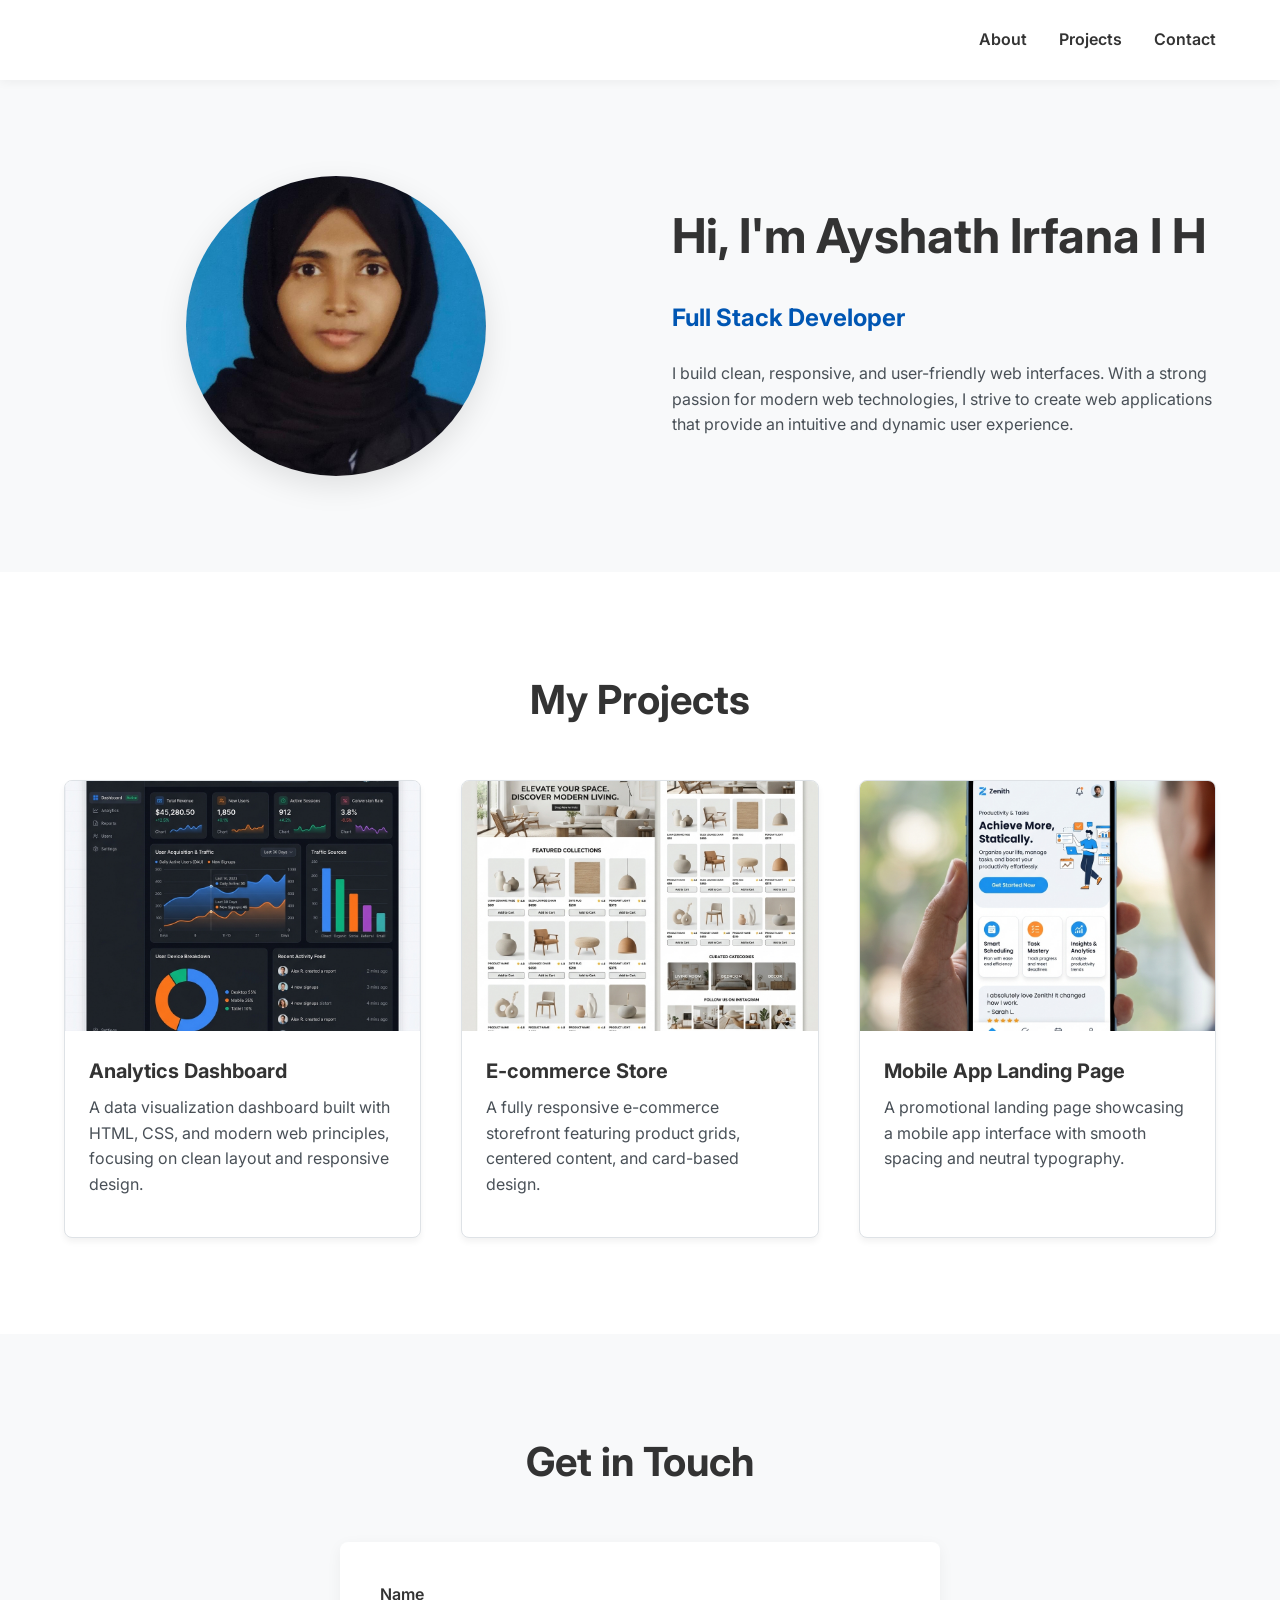
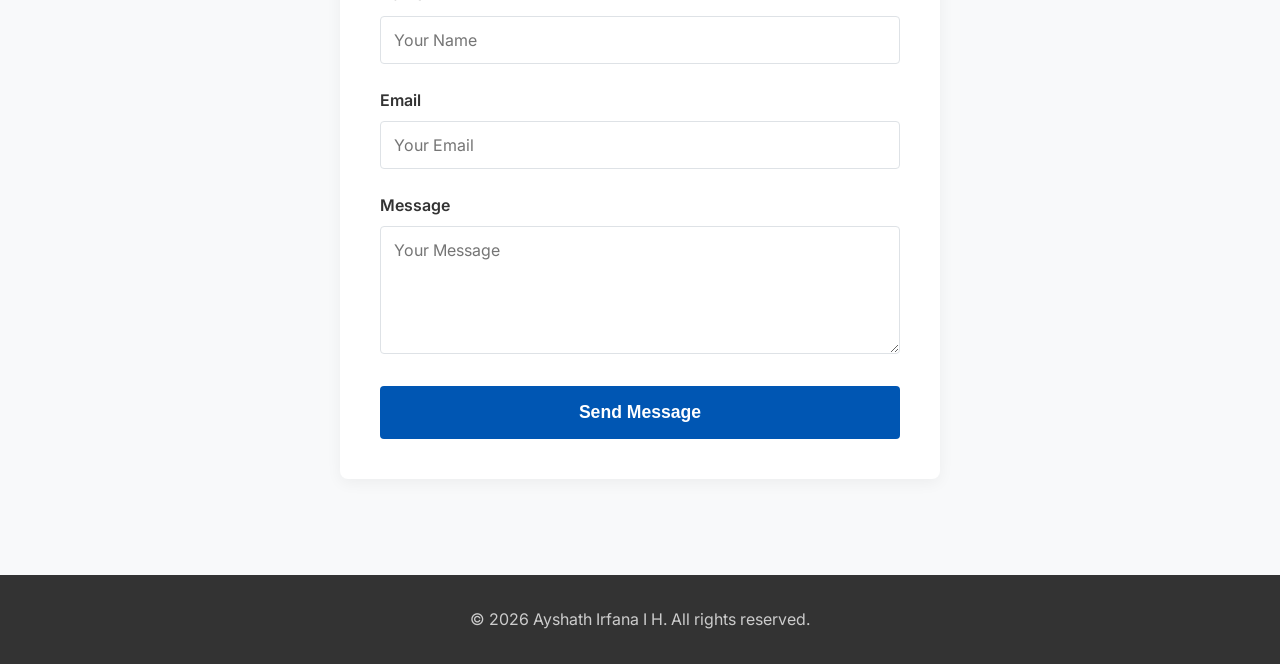
<file: index.html>
<!DOCTYPE html>
<html lang="en">
<head>
    <meta charset="UTF-8">
    <meta name="viewport" content="width=device-width, initial-scale=1.0">
    <title>Portfolio | John Doe</title>
    <meta name="description" content="Professional portfolio of John Doe, Frontend Developer.">
    <link rel="stylesheet" href="css/style.css">
    <!-- Google Fonts -->
    <link href="https://fonts.googleapis.com/css2?family=Inter:wght@300;400;600;700&display=swap" rel="stylesheet">
</head>
<body>
    <header class="header">
        <div class="container nav-container">
            <a href="#" class="logo"></a>
            
            <nav class="navbar">
                <ul class="nav-links">
                    <li><a href="#about">About</a></li>
                    <li><a href="#projects">Projects</a></li>
                    <li><a href="#contact">Contact</a></li>
                </ul>
            </nav>

            <button class="hamburger" id="hamburger" aria-label="Toggle Navigation">
                <span class="bar"></span>
                <span class="bar"></span>
                <span class="bar"></span>
            </button>
        </div>
    </header>

    <main>
        <section id="about" class="about-section">
            <div class="container about-container">
                <div class="about-image">
                    <img src="images/profile.jpg" alt="Profile Picture of John Doe">
                </div>
                <div class="about-content">
                    <h1>Hi, I'm Ayshath Irfana I H</h1>
                    <h2>Full Stack Developer</h2>
                    <p>I build clean, responsive, and user-friendly web interfaces. With a strong passion for modern web technologies, I strive to create web applications that provide an intuitive and dynamic user experience.</p>
                </div>
            </div>
        </section>

        <section id="projects" class="projects-section">
            <div class="container">
                <h2 class="section-title">My Projects</h2>
                <div class="projects-grid">
                    <article class="project-card">
                        <img src="images/project1.jpg" alt="Dashboard Project" class="project-img">
                        <div class="project-info">
                            <h3>Analytics Dashboard</h3>
                            <p>A data visualization dashboard built with HTML, CSS, and modern web principles, focusing on clean layout and responsive design.</p>
                        </div>
                    </article>
                    <article class="project-card">
                        <img src="images/project2.jpg" alt="E-commerce Project" class="project-img">
                        <div class="project-info">
                            <h3>E-commerce Store</h3>
                            <p>A fully responsive e-commerce storefront featuring product grids, centered content, and card-based design.</p>
                        </div>
                    </article>
                    <article class="project-card">
                        <img src="images/project3.jpg" alt="Mobile App Interface" class="project-img">
                        <div class="project-info">
                            <h3>Mobile App Landing Page</h3>
                            <p>A promotional landing page showcasing a mobile app interface with smooth spacing and neutral typography.</p>
                        </div>
                    </article>
                </div>
            </div>
        </section>

        <section id="contact" class="contact-section">
            <div class="container">
                <h2 class="section-title">Get in Touch</h2>
                <form class="contact-form" action="#" method="POST">
                    <div class="form-group">
                        <label for="name">Name</label>
                        <input type="text" id="name" name="name" required placeholder="Your Name">
                    </div>
                    <div class="form-group">
                        <label for="email">Email</label>
                        <input type="email" id="email" name="email" required placeholder="Your Email">
                    </div>
                    <div class="form-group">
                        <label for="message">Message</label>
                        <textarea id="message" name="message" rows="5" required placeholder="Your Message"></textarea>
                    </div>
                    <button type="submit" class="submit-btn">Send Message</button>
                </form>
            </div>
        </section>
    </main>

    <footer class="footer">
        <div class="container">
            <p>&copy; 2026 Ayshath Irfana I H. All rights reserved.</p>
        </div>
    </footer>

    <script>
        const hamburger = document.getElementById('hamburger');
        const navbar = document.querySelector('.navbar');

        hamburger.addEventListener('click', () => {
            navbar.classList.toggle('active');
            hamburger.classList.toggle('active');
        });
    </script>
</body>
</html>
</file>
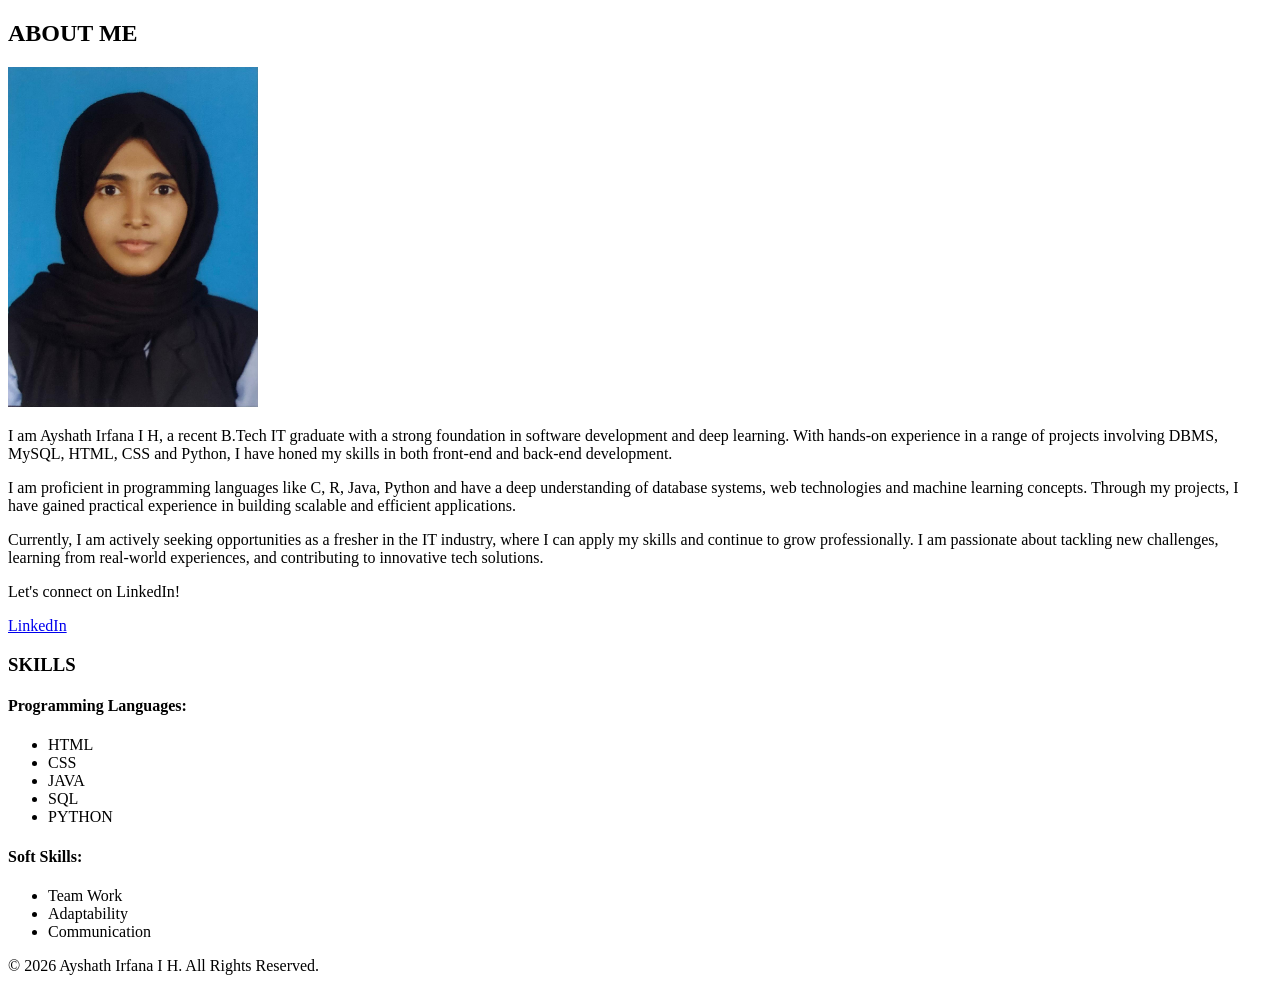
<file: about.html>
<!DOCTYPE html>
<html lang="en">

<head>
    <meta charset="UTF-8">
    <meta name="viewport" content="width=device-width, initial-scale=1.0">
    <title>About</title>
</head>

<body>

    <main>
        <section>
            <!--ABOUT ME SECTION-->
            <h2>ABOUT ME</h2>
            <div>
                <img src="./IMAGES/MY IMAGE.jpg" alt="IRFANA IMAGE" width="250">
                <p>I am Ayshath Irfana I H, a recent B.Tech IT graduate with a strong foundation in software
                    development and deep learning. With hands-on experience in a range of projects involving
                    DBMS, MySQL, HTML, CSS and Python, I have honed my skills in both front-end
                    and back-end development.
                </p>
                <p>I am proficient in programming languages like C, R, Java, Python and have a deep understanding of
                    database systems, web technologies and machine learning concepts. Through my projects, I have
                    gained
                    practical experience in building scalable and efficient applications.


                </p>
                <p>Currently, I am actively seeking opportunities as a fresher in the IT industry, where I can apply my
                    skills and continue to grow professionally. I am passionate about tackling new challenges, learning
                    from
                    real-world experiences, and contributing to innovative tech solutions.
                </p>
                <nav>
                    <p>Let's connect on LinkedIn!</p>
                    <a href="https://www.linkedin.com/in/ayshath-irfana-i-h-a6389128a/" target="_blank">LinkedIn</a>
                </nav>
            </div>
            <!--SKILLS SECTION-->
            <div>
                <h3>SKILLS</h3>
                <h4>Programming Languages:</h4>
                <ul>
                    <li>HTML</li>
                    <li>CSS</li>
                    <li>JAVA</li>
                    <li>SQL</li>
                    <li>PYTHON</li>
                </ul>
                <h4>Soft Skills:</h4>
                <ul>
                    <li>Team Work</li>
                    <li>Adaptability</li>
                    <li>Communication</li>
                </ul>
            </div>
        </section>
    </main>
    <footer>
        <p>&copy; 2026 Ayshath Irfana I H. All Rights Reserved.</p>
    </footer>
</body>


</html>
</file>
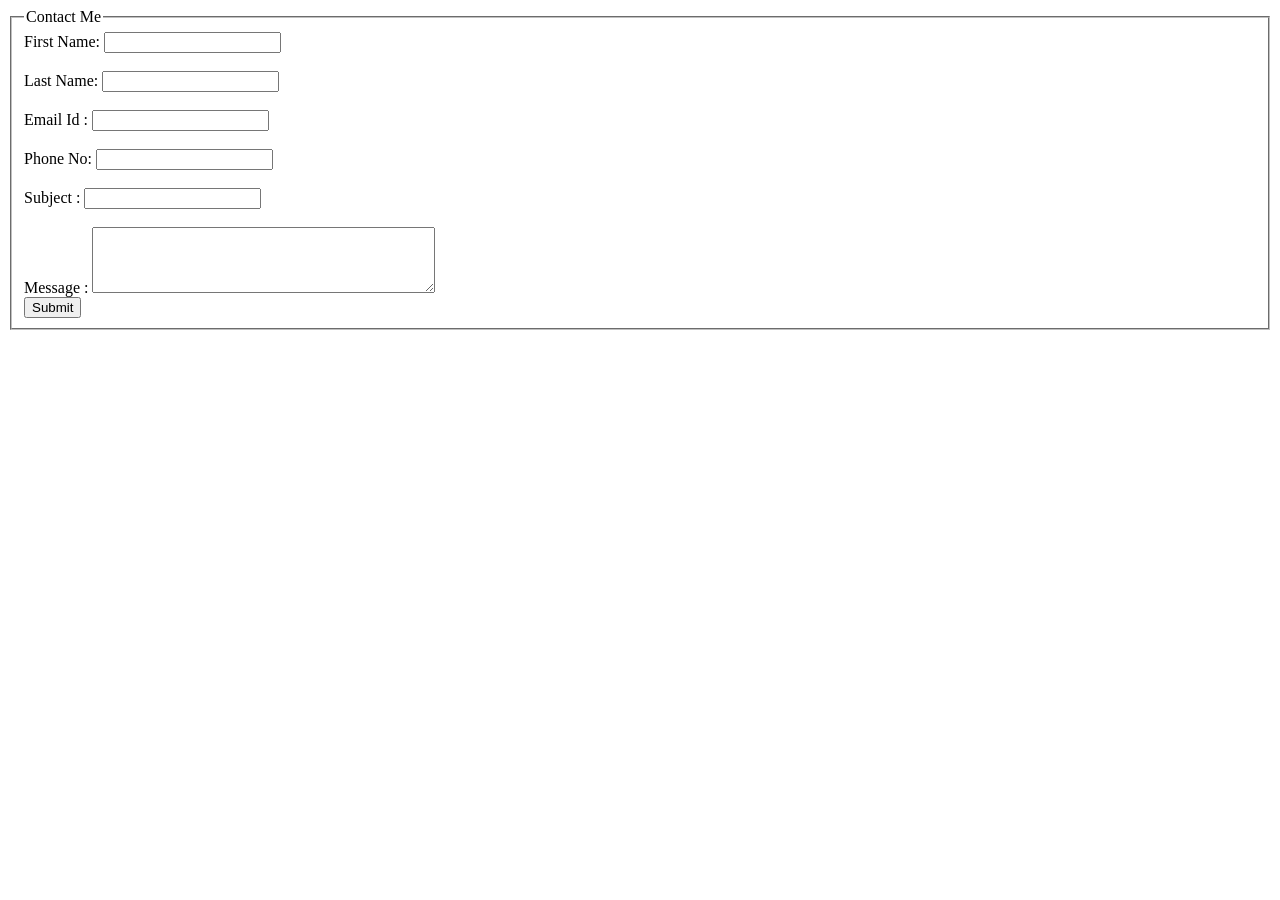
<file: contact.html>
<!DOCTYPE html>
<html lang="en">

<head>
    <meta charset="UTF-8">
    <meta name="viewport" content="width=device-width, initial-scale=1.0">
    <title>Contact</title>
</head>

<body>
    <main>
        <!--CONTACT FORM SECTION-->
        <fieldset>
            <legend>Contact Me</legend>
            <div>


                <label for="fname">First Name:</label>
                <input type="text" id="fname" name="fname" required><br>
                <br>

            </div>
            <div>
                <label for="lname">Last Name:</label>
                <input type="text" id="lname" name="lname" required><br>
                <br>
            </div>
            <div>
                <label for="email">Email Id :</label>
                <input type="email" id="email" name="email" required><br>
            </div>
            <div>
                <br>
                <label for="phone">Phone No:</label>
                <input type="tel" id="phone" pattern="[0-9]{10}" name="phone" required><br>
                <br>
            </div>
            <div>
                <label for="subject">Subject :</label>
                <input type="text" id="subject" name="subject" required><br>
            </div>
            <div>
                <br>
                <label for="message">Message :</label>
                <textarea id="message" name="message" rows="4" cols="40" required></textarea>
                <br>
                <div>
                </div>

                <input type="submit">
            </div>
        </fieldset>
    </main>
</body>

</html>
</file>
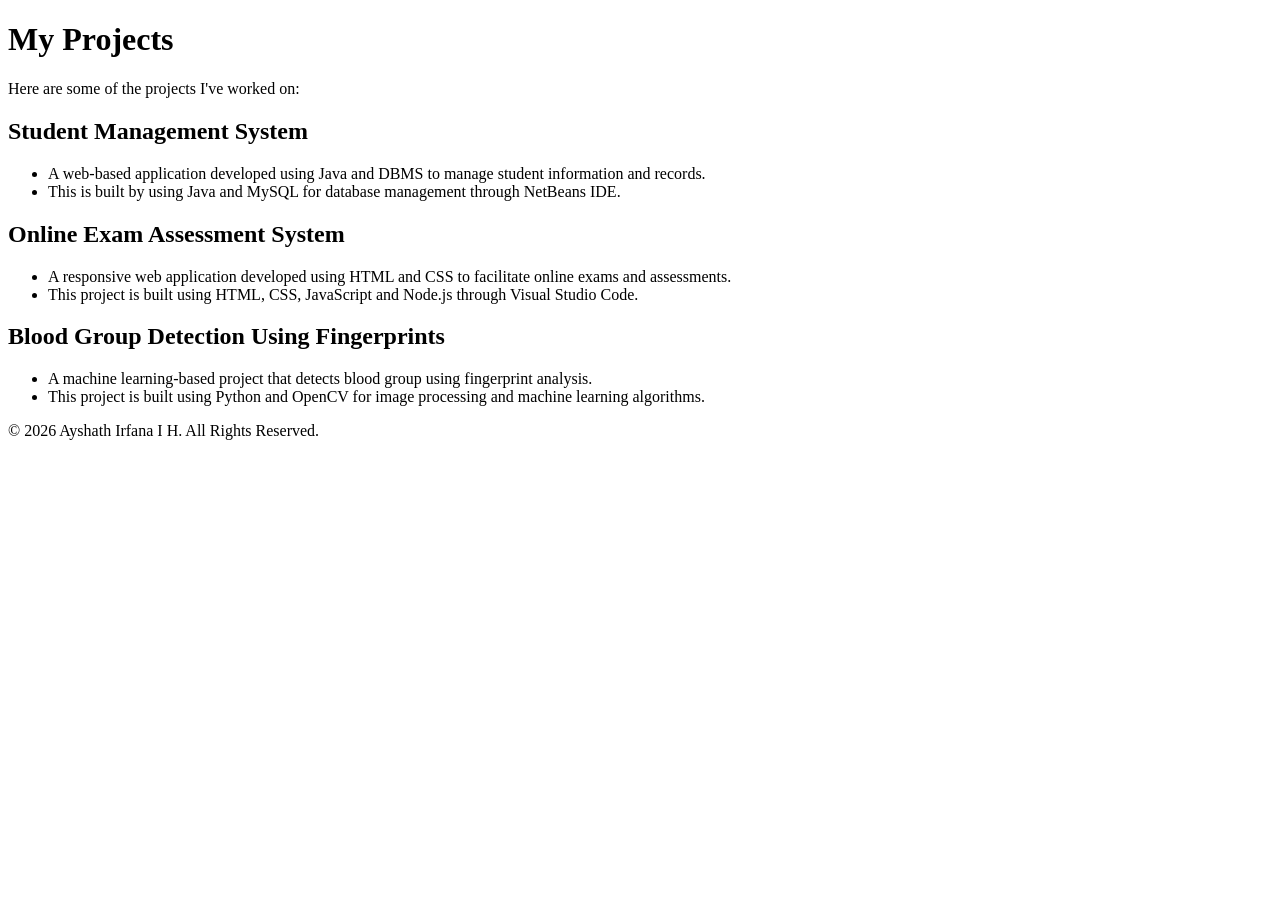
<file: projects.html>
<!DOCTYPE html>
<html lang="en">

<head>
    <meta charset="UTF-8">
    <meta name="viewport" content="width=device-width, initial-scale=1.0">
    <title>Projects</title>
</head>

<body>
    <header>
        <h1>My Projects</h1>
        <p>Here are some of the projects I've worked on:</p>
    </header>
    <main>
        <section>
            <h2>Student Management System</h2>
            <ul>
                <li>A web-based application developed using Java and DBMS to manage student information and records.
                </li>
                <li>This is built by using Java and MySQL for database management through NetBeans IDE.</li>
            </ul>
        </section>
        <section>
            <h2>Online Exam Assessment System</h2>
            <ul>
                <li>A responsive web application developed using HTML and CSS to facilitate online exams and
                    assessments.</li>
                <li>This project is built using HTML, CSS, JavaScript and Node.js through Visual Studio Code.</li>
            </ul>

        </section>
        <section>
            <h2>Blood Group Detection Using Fingerprints</h2>
            <ul>
                <li>A machine learning-based project that detects blood group using fingerprint analysis.</li>
                <li>This project is built using Python and OpenCV for image processing and machine learning algorithms.
                </li>
            </ul>

        </section>
    </main>
    <footer>
        <p>&copy; 2026 Ayshath Irfana I H. All Rights Reserved.</p>
    </footer>
</body>

</html>
</file>
<file: css/style.css>
/* =========================================
   CSS Reset & Base Styles
   ========================================= */
* {
    margin: 0;
    padding: 0;
    box-sizing: border-box;
}

html {
    scroll-behavior: smooth;
}

body {
    font-family: 'Inter', sans-serif;
    background-color: #f8f9fa; /* Neutral light background */
    color: #333333;
    line-height: 1.6;
}

img {
    max-width: 100%;
    display: block;
    height: auto;
}

a {
    text-decoration: none;
    color: inherit;
}

ul {
    list-style: none;
}

/* =========================================
   Typography & Colors
   ========================================= */
:root {
    --primary-color: #0056b3; /* Blue */
    --secondary-color: #495057; /* Gray */
    --bg-color: #ffffff; /* White */
    --bg-light: #f8f9fa;
    --text-color: #333333;
    --text-light: #6c757d;
    --border-color: #dee2e6;
}

h1, h2, h3 {
    margin-bottom: 0.5em;
    color: var(--text-color);
}

p {
    color: var(--secondary-color);
    margin-bottom: 1rem;
}

.section-title {
    text-align: center;
    font-size: 2.5rem;
    margin-bottom: 3rem;
    color: var(--text-color);
}

.container {
    width: 90%;
    max-width: 1200px;
    margin: 0 auto;
}

/* =========================================
   Header & Navigation
   ========================================= */
.header {
    background-color: var(--bg-color);
    box-shadow: 0 2px 10px rgba(0, 0, 0, 0.05);
    position: sticky;
    top: 0;
    z-index: 1000;
}

.nav-container {
    display: flex;
    justify-content: space-between;
    align-items: center;
    height: 80px;
}

.logo {
    font-size: 1.8rem;
    font-weight: 700;
    color: var(--primary-color);
}

.nav-links {
    display: flex;
    gap: 2rem;
}

.nav-links a {
    font-weight: 600;
    transition: color 0.3s ease;
}

.nav-links a:hover {
    color: var(--primary-color);
}

/* Hamburger Menu (Hidden by default) */
.hamburger {
    display: none;
    background: none;
    border: none;
    cursor: pointer;
    flex-direction: column;
    gap: 5px;
}

.hamburger .bar {
    width: 25px;
    height: 3px;
    background-color: var(--text-color);
    transition: all 0.3s ease;
}

/* =========================================
   About Section
   ========================================= */
.about-section {
    padding: 6rem 0;
    background-color: var(--bg-light);
}

.about-container {
    display: flex;
    align-items: center;
    gap: 4rem;
}

.about-image {
    flex: 1;
    display: flex;
    justify-content: center;
}

.about-image img {
    width: 300px;
    height: 300px;
    object-fit: cover;
    border-radius: 50%;
    box-shadow: 0 10px 30px rgba(0, 0, 0, 0.1);
}

.about-content {
    flex: 1;
}

.about-content h1 {
    font-size: 3rem;
}

.about-content h2 {
    font-size: 1.5rem;
    color: var(--primary-color);
    margin-bottom: 1.5rem;
}

/* =========================================
   Projects Section (Card-based design)
   ========================================= */
.projects-section {
    padding: 6rem 0;
    background-color: var(--bg-color);
}

.projects-grid {
    display: grid;
    gap: 2.5rem;
}

.project-card {
    background-color: var(--bg-color);
    border: 1px solid var(--border-color);
    border-radius: 8px;
    overflow: hidden;
    box-shadow: 0 4px 6px rgba(0, 0, 0, 0.05);
    transition: transform 0.3s ease, box-shadow 0.3s ease;
}

.project-card:hover {
    transform: translateY(-5px);
    box-shadow: 0 10px 20px rgba(0, 0, 0, 0.1);
}

.project-img {
    width: 100%;
    height: 250px;
    object-fit: cover;
}

.project-info {
    padding: 1.5rem;
}

.project-info h3 {
    font-size: 1.25rem;
    margin-bottom: 0.5rem;
}

/* =========================================
   Contact Form
   ========================================= */
.contact-section {
    padding: 6rem 0;
    background-color: var(--bg-light);
}

.contact-form {
    max-width: 600px;
    margin: 0 auto;
    background: var(--bg-color);
    padding: 2.5rem;
    border-radius: 8px;
    box-shadow: 0 4px 15px rgba(0, 0, 0, 0.05);
}

.form-group {
    margin-bottom: 1.5rem;
}

.form-group label {
    display: block;
    margin-bottom: 0.5rem;
    font-weight: 600;
}

.form-group input,
.form-group textarea {
    width: 100%;
    padding: 0.8rem;
    border: 1px solid var(--border-color);
    border-radius: 4px;
    font-family: inherit;
    font-size: 1rem;
}

.form-group input:focus,
.form-group textarea:focus {
    outline: none;
    border-color: var(--primary-color);
    box-shadow: 0 0 0 2px rgba(0, 86, 179, 0.2);
}

.submit-btn {
    display: inline-block;
    width: 100%;
    padding: 1rem;
    background-color: var(--primary-color);
    color: var(--bg-color);
    border: none;
    border-radius: 4px;
    font-size: 1.1rem;
    font-weight: 600;
    cursor: pointer;
    transition: background-color 0.3s ease;
}

.submit-btn:hover {
    background-color: #004494;
}

/* =========================================
   Footer
   ========================================= */
.footer {
    text-align: center;
    padding: 2rem 0;
    background-color: var(--text-color);
    color: var(--bg-color);
}

.footer p {
    margin: 0;
    color: #cccccc;
}

/* =========================================
   RESPONSIVENESS (EXACT BREAKPOINTS)
   ========================================= */

/* Desktop (min-width: 1025px) */
@media (min-width: 1025px) {
    .projects-grid {
        grid-template-columns: repeat(3, 1fr); /* 3 cards per row */
    }
}

/* Tablet (min-width: 769px) and (max-width: 1024px) */
@media (min-width: 769px) and (max-width: 1024px) {
    .projects-grid {
        grid-template-columns: repeat(2, 1fr); /* 2 cards per row */
    }
    
    .about-container {
        gap: 2rem;
    }
    
    .about-image img {
        width: 250px;
        height: 250px;
    }
}

/* Mobile (max-width: 768px) */
@media (max-width: 768px) {
    .nav-container {
        position: relative;
    }
    
    /* Hamburger Menu Visible */
    .hamburger {
        display: flex;
    }

    /* Navbar styling for mobile */
    .navbar {
        position: absolute;
        top: 80px;
        left: 0;
        width: 100%;
        background-color: var(--bg-color);
        box-shadow: 0 5px 10px rgba(0,0,0,0.1);
        max-height: 0;
        overflow: hidden;
        transition: max-height 0.3s ease-in-out;
    }

    .navbar.active {
        max-height: 300px;
    }

    .nav-links {
        flex-direction: column;
        gap: 0;
        text-align: center;
    }

    .nav-links li {
        width: 100%;
    }

    .nav-links a {
        display: block;
        padding: 1.5rem;
        border-top: 1px solid var(--border-color);
    }
    
    /* Hamburger Animation */
    .hamburger.active .bar:nth-child(1) {
        transform: translateY(8px) rotate(45deg);
    }
    .hamburger.active .bar:nth-child(2) {
        opacity: 0;
    }
    .hamburger.active .bar:nth-child(3) {
        transform: translateY(-8px) rotate(-45deg);
    }

    /* Stack elements on mobile */
    .about-container {
        flex-direction: column;
        text-align: center;
    }
    
    .about-image img {
        width: 200px;
        height: 200px;
    }
    
    .about-content h1 {
        font-size: 2.2rem;
    }
    
    .projects-grid {
        grid-template-columns: 1fr; /* 1 card per row */
    }
    
    .section-title {
        font-size: 2rem;
        margin-bottom: 2rem;
    }
    
    .contact-form {
        padding: 1.5rem;
    }
}
</file>
